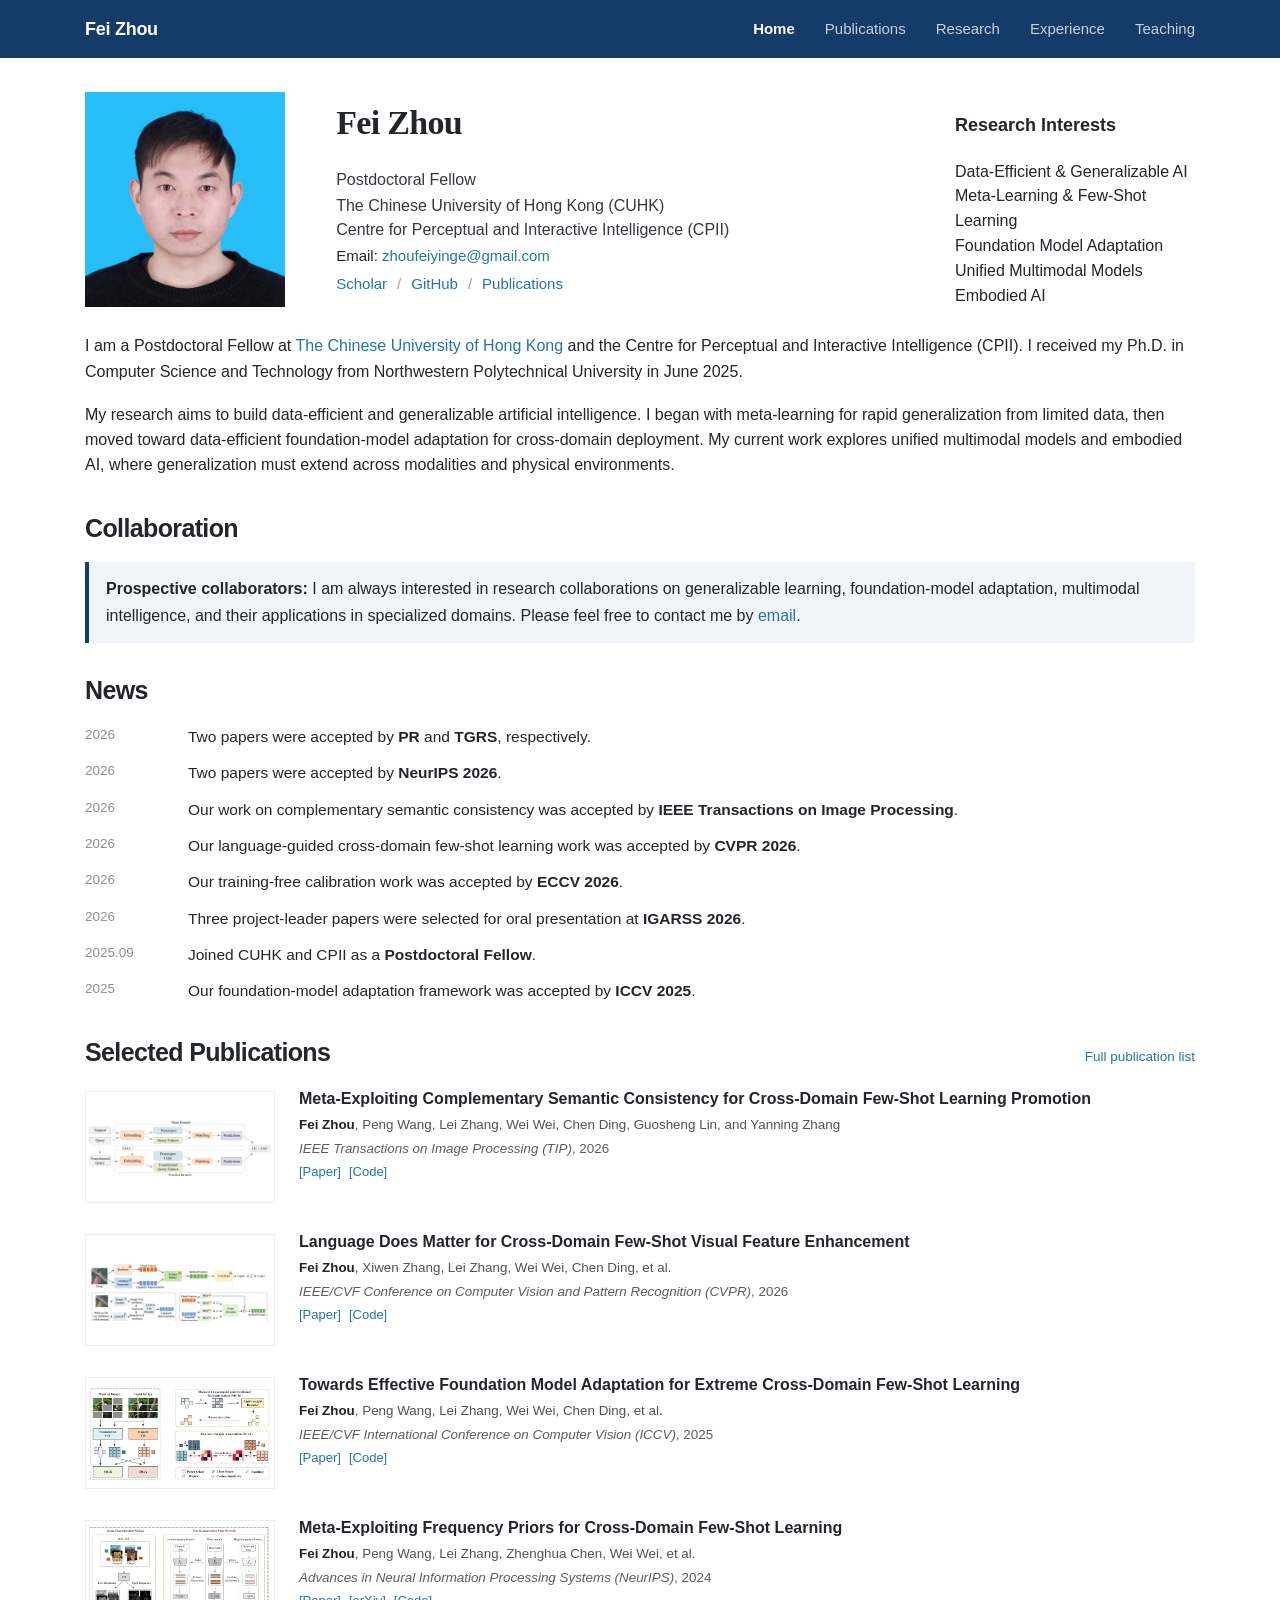
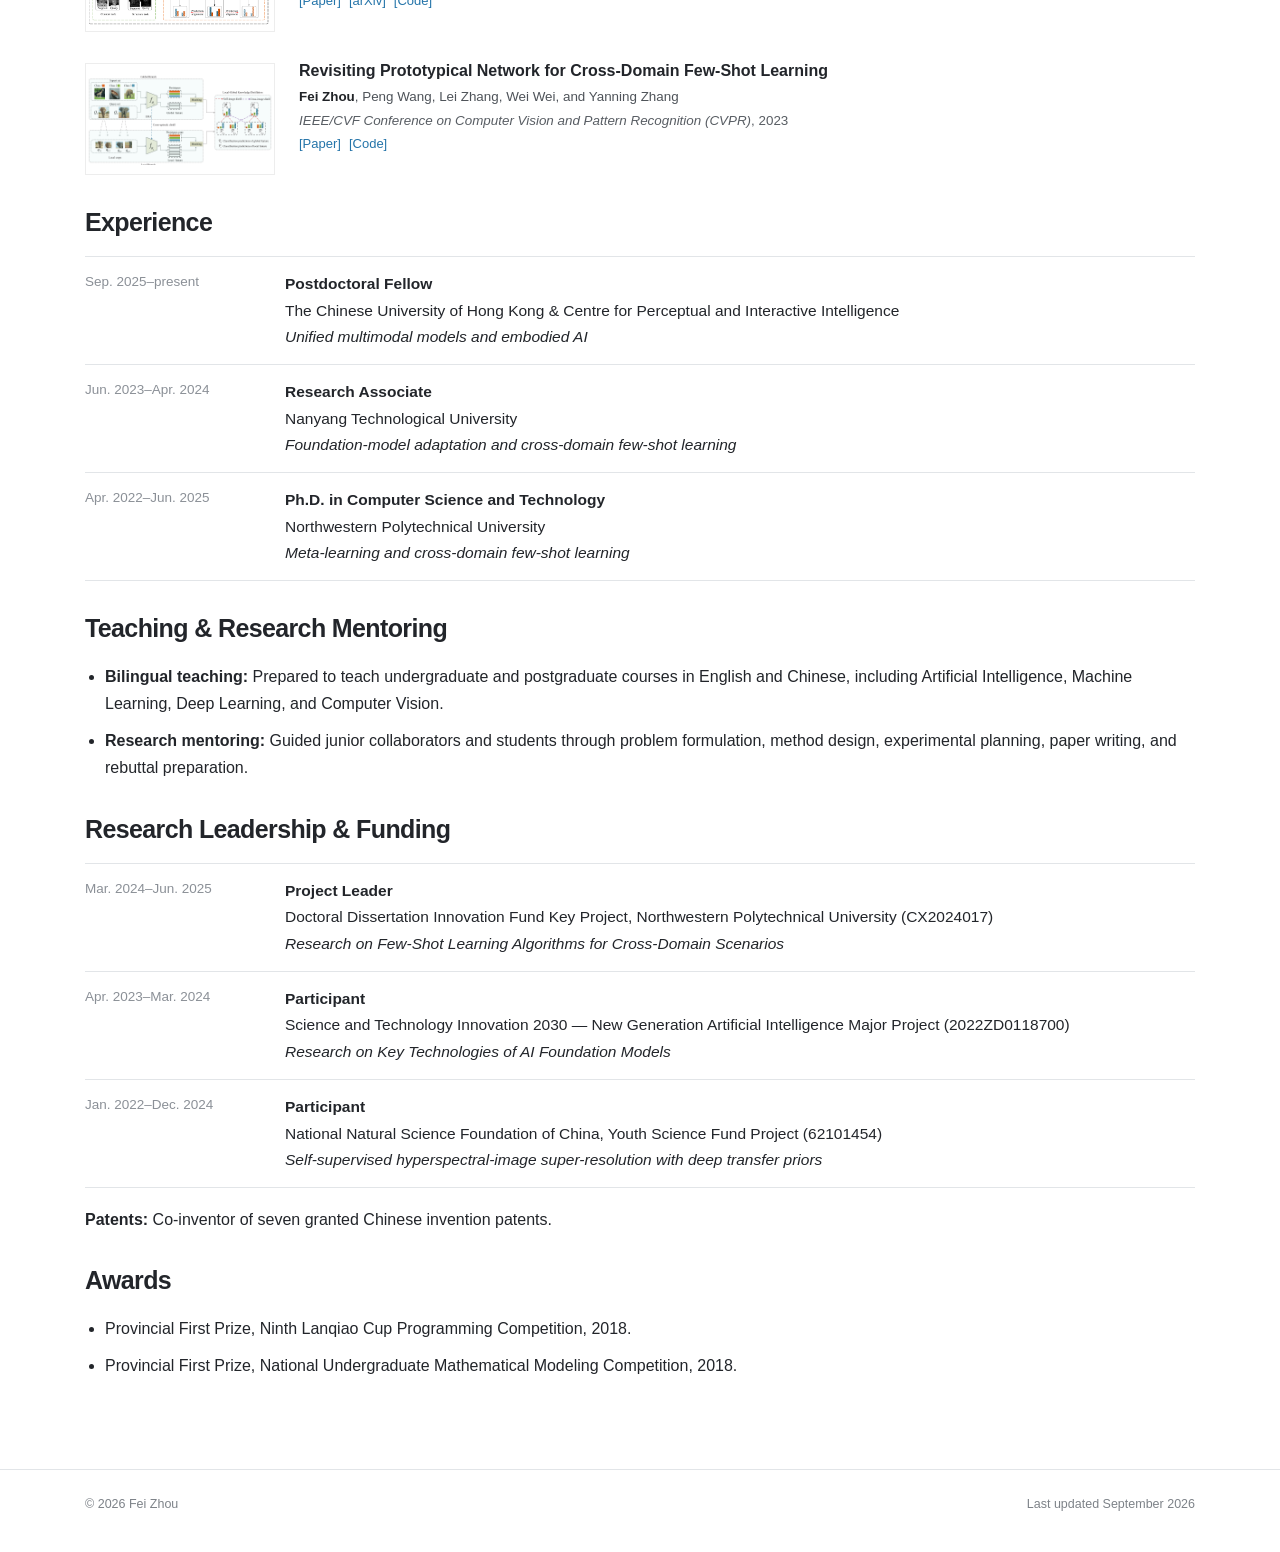
<file: index.html>
<!doctype html>
<html lang="en">
  <head>
    <meta charset="utf-8" />
    <meta name="viewport" content="width=device-width, initial-scale=1" />
    <meta name="description" content="Fei Zhou is a postdoctoral researcher working on data-efficient and generalizable AI, multimodal foundation models, and embodied intelligence." />
    <meta name="author" content="Fei Zhou" />
    <meta name="theme-color" content="#ffffff" />
    <meta property="og:type" content="profile" />
    <meta property="og:title" content="Fei Zhou" />
    <meta property="og:description" content="Postdoctoral researcher in generalizable AI, multimodal foundation models, and embodied intelligence." />
    <meta name="twitter:card" content="summary" />
    <title>Fei Zhou</title>
    <link rel="stylesheet" href="styles.css" />
    <link rel="icon" type="image/svg+xml" href="data:image/svg+xml,%3Csvg xmlns='http://www.w3.org/2000/svg' viewBox='0 0 64 64'%3E%3Crect width='64' height='64' rx='8' fill='%23153b69'/%3E%3Ctext x='32' y='42' text-anchor='middle' font-family='Arial' font-size='30' font-weight='700' fill='white'%3EFZ%3C/text%3E%3C/svg%3E" />
    <script type="application/ld+json">
      {
        "@context": "https://schema.org",
        "@type": "ProfilePage",
        "mainEntity": {
          "@type": "Person",
          "name": "Fei Zhou",
          "jobTitle": "Postdoctoral Fellow",
          "email": "mailto:zhoufeiyinge@gmail.com",
          "affiliation": [
            { "@type": "Organization", "name": "Centre for Perceptual and Interactive Intelligence" },
            { "@type": "CollegeOrUniversity", "name": "The Chinese University of Hong Kong" }
          ],
          "alumniOf": { "@type": "CollegeOrUniversity", "name": "Northwestern Polytechnical University" },
          "knowsAbout": ["Few-shot learning", "Foundation model adaptation", "Multimodal learning", "Embodied artificial intelligence"],
          "sameAs": [
            "https://scholar.google.com/citations?user=Sd2wRM4AAAAJ&hl=en",
            "https://github.com/NWPUZhoufei"
          ]
        }
      }
    </script>
  </head>
  <body>
    <a class="skip-link" href="#main">Skip to content</a>

    <header class="site-header" data-header>
      <div class="nav-shell">
        <a class="wordmark" href="index.html">Fei Zhou</a>
        <button class="menu-button" type="button" aria-expanded="false" aria-controls="site-nav">Menu</button>
        <nav id="site-nav" class="site-nav" aria-label="Primary navigation">
          <a href="index.html" aria-current="page">Home</a>
          <a href="publications.html">Publications</a>
          <a href="#research">Research</a>
          <a href="#experience">Experience</a>
          <a href="#teaching">Teaching</a>
        </nav>
      </div>
    </header>

    <main id="main" class="page-shell">
      <section class="profile" aria-labelledby="profile-name">
        <div class="profile-top">
          <img class="portrait-photo" src="assets/fei-zhou.jpg" alt="Portrait of Fei Zhou" width="480" height="640" />

          <div class="profile-identity">
            <h1 id="profile-name">Fei Zhou</h1>
            <p class="profile-title">Postdoctoral Fellow</p>
            <p class="profile-affiliation">The Chinese University of Hong Kong (CUHK)</p>
            <p class="profile-affiliation">Centre for Perceptual and Interactive Intelligence (CPII)</p>
            <p class="email-line">Email: <a href="mailto:zhoufeiyinge@gmail.com">zhoufeiyinge@gmail.com</a></p>
            <div class="profile-links" aria-label="External profiles">
              <a href="https://scholar.google.com/citations?user=Sd2wRM4AAAAJ&hl=en" target="_blank" rel="noreferrer">Scholar</a><span>/</span>
              <a href="https://github.com/NWPUZhoufei" target="_blank" rel="noreferrer">GitHub</a><span>/</span>
              <a href="publications.html">Publications</a>
            </div>
          </div>

          <div id="research" class="interest-block">
            <h2>Research Interests</h2>
            <ul>
              <li>Data-Efficient &amp; Generalizable AI</li>
              <li>Meta-Learning &amp; Few-Shot Learning</li>
              <li>Foundation Model Adaptation</li>
              <li>Unified Multimodal Models</li>
              <li>Embodied AI</li>
            </ul>
          </div>
        </div>

        <div class="bio-copy">
          <p>I am a Postdoctoral Fellow at <a href="https://www.cuhk.edu.hk/english/index.html" target="_blank" rel="noreferrer">The Chinese University of Hong Kong</a> and the Centre for Perceptual and Interactive Intelligence (CPII). I received my Ph.D. in Computer Science and Technology from Northwestern Polytechnical University in June 2025.</p>
          <p>My research aims to build data-efficient and generalizable artificial intelligence. I began with meta-learning for rapid generalization from limited data, then moved toward data-efficient foundation-model adaptation for cross-domain deployment. My current work explores unified multimodal models and embodied AI, where generalization must extend across modalities and physical environments.</p>
        </div>
      </section>

      <section class="content-section" aria-labelledby="collaboration-title">
        <h2 id="collaboration-title">Collaboration</h2>
        <div class="notice-box"><p><strong>Prospective collaborators:</strong> I am always interested in research collaborations on generalizable learning, foundation-model adaptation, multimodal intelligence, and their applications in specialized domains. Please feel free to contact me by <a href="mailto:zhoufeiyinge@gmail.com">email</a>.</p></div>
      </section>

      <section id="news" class="content-section" aria-labelledby="news-title">
        <h2 id="news-title">News</h2>
        <ul class="news-list">
          <li><span>2026</span><p>Two papers were accepted by <strong>PR</strong> and <strong>TGRS</strong>, respectively.</p></li>
          <li><span>2026</span><p>Two papers were accepted by <strong>NeurIPS 2026</strong>.</p></li>
          <li><span>2026</span><p>Our work on complementary semantic consistency was accepted by <strong>IEEE Transactions on Image Processing</strong>.</p></li>
          <li><span>2026</span><p>Our language-guided cross-domain few-shot learning work was accepted by <strong>CVPR 2026</strong>.</p></li>
          <li><span>2026</span><p>Our training-free calibration work was accepted by <strong>ECCV 2026</strong>.</p></li>
          <li><span>2026</span><p>Three project-leader papers were selected for oral presentation at <strong>IGARSS 2026</strong>.</p></li>
          <li><span>2025.09</span><p>Joined CUHK and CPII as a <strong>Postdoctoral Fellow</strong>.</p></li>
          <li><span>2025</span><p>Our foundation-model adaptation framework was accepted by <strong>ICCV 2025</strong>.</p></li>
        </ul>
      </section>

      <section id="publications" class="content-section" aria-labelledby="selected-title">
        <div class="section-title-row">
          <h2 id="selected-title">Selected Publications</h2>
          <a href="publications.html">Full publication list</a>
        </div>
        <div class="publication-list">
          <article class="publication-item">
            <a class="pub-thumb pub-figure-link" href="https://doi.org/10.1109/TIP.2026.3716403" target="_blank" rel="noreferrer" aria-label="Open the TIP 2026 paper"><img class="pub-figure" src="assets/publications/meta-complementary-semantic.png" alt="Complementary semantic consistency framework" loading="lazy" /></a>
            <div class="pub-copy">
              <h3>Meta-Exploiting Complementary Semantic Consistency for Cross-Domain Few-Shot Learning Promotion</h3>
              <p><strong>Fei Zhou</strong>, Peng Wang, Lei Zhang, Wei Wei, Chen Ding, Guosheng Lin, and Yanning Zhang</p>
              <p class="venue-line"><em>IEEE Transactions on Image Processing (TIP)</em>, 2026</p>
              <p class="pub-actions"><a href="https://doi.org/10.1109/TIP.2026.3716403" target="_blank" rel="noreferrer">[Paper]</a><a href="https://github.com/NWPUZhoufei/LDP-Net" target="_blank" rel="noreferrer">[Code]</a></p>
            </div>
          </article>

          <article class="publication-item">
            <a class="pub-thumb pub-figure-link" href="https://openaccess.thecvf.com/content/CVPR2026/papers/Zhou_Language_Does_Matter_for_Cross-Domain_Few-Shot_Visual_Feature_Enhancement_CVPR_2026_paper.pdf" target="_blank" rel="noreferrer" aria-label="Open the CVPR 2026 paper"><img class="pub-figure" src="assets/publications/language-does-matter.png" alt="Language-guided visual feature enhancement framework" loading="lazy" /></a>
            <div class="pub-copy">
              <h3>Language Does Matter for Cross-Domain Few-Shot Visual Feature Enhancement</h3>
              <p><strong>Fei Zhou</strong>, Xiwen Zhang, Lei Zhang, Wei Wei, Chen Ding, et al.</p>
              <p class="venue-line"><em>IEEE/CVF Conference on Computer Vision and Pattern Recognition (CVPR)</em>, 2026</p>
              <p class="pub-actions"><a href="https://openaccess.thecvf.com/content/CVPR2026/papers/Zhou_Language_Does_Matter_for_Cross-Domain_Few-Shot_Visual_Feature_Enhancement_CVPR_2026_paper.pdf" target="_blank" rel="noreferrer">[Paper]</a><a href="https://github.com/SivanXT/LDM-CDFSL" target="_blank" rel="noreferrer">[Code]</a></p>
            </div>
          </article>

          <article class="publication-item">
            <a class="pub-thumb pub-figure-link" href="https://openaccess.thecvf.com/content/ICCV2025/html/Zhou_Towards_Effective_Foundation_Model_Adaptation_for_Extreme_Cross-Domain_Few-Shot_Learning_ICCV_2025_paper.html" target="_blank" rel="noreferrer" aria-label="Open the ICCV 2025 paper"><img class="pub-figure" src="assets/publications/foundation-model-adaptation.png" alt="Foundation-model absorption adaptation framework" loading="lazy" /></a>
            <div class="pub-copy">
              <h3>Towards Effective Foundation Model Adaptation for Extreme Cross-Domain Few-Shot Learning</h3>
              <p><strong>Fei Zhou</strong>, Peng Wang, Lei Zhang, Wei Wei, Chen Ding, et al.</p>
              <p class="venue-line"><em>IEEE/CVF International Conference on Computer Vision (ICCV)</em>, 2025</p>
              <p class="pub-actions"><a href="https://openaccess.thecvf.com/content/ICCV2025/html/Zhou_Towards_Effective_Foundation_Model_Adaptation_for_Extreme_Cross-Domain_Few-Shot_Learning_ICCV_2025_paper.html" target="_blank" rel="noreferrer">[Paper]</a><a href="https://github.com/NWPUZhoufei/FMA" target="_blank" rel="noreferrer">[Code]</a></p>
            </div>
          </article>

          <article class="publication-item">
            <a class="pub-thumb pub-figure-link" href="https://proceedings.neurips.cc/paper_files/paper/2024/hash/d3b8ce5e27b1c622d1b3da22b215e59b-Abstract-Conference.html" target="_blank" rel="noreferrer" aria-label="Open the NeurIPS 2024 paper"><img class="pub-figure" src="assets/publications/frequency-priors.png" alt="Frequency-prior meta-learning framework" loading="lazy" /></a>
            <div class="pub-copy">
              <h3>Meta-Exploiting Frequency Priors for Cross-Domain Few-Shot Learning</h3>
              <p><strong>Fei Zhou</strong>, Peng Wang, Lei Zhang, Zhenghua Chen, Wei Wei, et al.</p>
              <p class="venue-line"><em>Advances in Neural Information Processing Systems (NeurIPS)</em>, 2024</p>
              <p class="pub-actions"><a href="https://proceedings.neurips.cc/paper_files/paper/2024/hash/d3b8ce5e27b1c622d1b3da22b215e59b-Abstract-Conference.html" target="_blank" rel="noreferrer">[Paper]</a><a href="https://arxiv.org/abs/2411.01432" target="_blank" rel="noreferrer">[arXiv]</a><a href="https://github.com/NWPUZhoufei/LDP-Net" target="_blank" rel="noreferrer">[Code]</a></p>
            </div>
          </article>

          <article class="publication-item">
            <a class="pub-thumb pub-figure-link" href="https://openaccess.thecvf.com/content/CVPR2023/html/Zhou_Revisiting_Prototypical_Network_for_Cross_Domain_Few-Shot_Learning_CVPR_2023_paper.html" target="_blank" rel="noreferrer" aria-label="Open the CVPR 2023 paper"><img class="pub-figure" src="assets/publications/ldp-net.png" alt="LDP-Net framework" loading="lazy" /></a>
            <div class="pub-copy">
              <h3>Revisiting Prototypical Network for Cross-Domain Few-Shot Learning</h3>
              <p><strong>Fei Zhou</strong>, Peng Wang, Lei Zhang, Wei Wei, and Yanning Zhang</p>
              <p class="venue-line"><em>IEEE/CVF Conference on Computer Vision and Pattern Recognition (CVPR)</em>, 2023</p>
              <p class="pub-actions"><a href="https://openaccess.thecvf.com/content/CVPR2023/html/Zhou_Revisiting_Prototypical_Network_for_Cross_Domain_Few-Shot_Learning_CVPR_2023_paper.html" target="_blank" rel="noreferrer">[Paper]</a><a href="https://github.com/NWPUZhoufei/LDP-Net" target="_blank" rel="noreferrer">[Code]</a></p>
            </div>
          </article>
        </div>
      </section>

      <section id="experience" class="content-section" aria-labelledby="experience-title">
        <h2 id="experience-title">Experience</h2>
        <div class="experience-list">
          <div><span>Sep. 2025–present</span><p><strong>Postdoctoral Fellow</strong><br />The Chinese University of Hong Kong &amp; Centre for Perceptual and Interactive Intelligence<br /><em>Unified multimodal models and embodied AI</em></p></div>
          <div><span>Jun. 2023–Apr. 2024</span><p><strong>Research Associate</strong><br />Nanyang Technological University<br /><em>Foundation-model adaptation and cross-domain few-shot learning</em></p></div>
          <div><span>Apr. 2022–Jun. 2025</span><p><strong>Ph.D. in Computer Science and Technology</strong><br />Northwestern Polytechnical University<br /><em>Meta-learning and cross-domain few-shot learning</em></p></div>
        </div>
      </section>

      <section id="teaching" class="content-section" aria-labelledby="teaching-title">
        <h2 id="teaching-title">Teaching &amp; Research Mentoring</h2>
        <ul class="detail-list">
          <li><strong>Bilingual teaching:</strong> Prepared to teach undergraduate and postgraduate courses in English and Chinese, including Artificial Intelligence, Machine Learning, Deep Learning, and Computer Vision.</li>
          <li><strong>Research mentoring:</strong> Guided junior collaborators and students through problem formulation, method design, experimental planning, paper writing, and rebuttal preparation.</li>
        </ul>
      </section>

      <section class="content-section" aria-labelledby="leadership-title">
        <h2 id="leadership-title">Research Leadership &amp; Funding</h2>
        <div class="experience-list">
          <div><span>Mar. 2024–Jun. 2025</span><p><strong>Project Leader</strong><br />Doctoral Dissertation Innovation Fund Key Project, Northwestern Polytechnical University (CX2024017)<br /><em>Research on Few-Shot Learning Algorithms for Cross-Domain Scenarios</em></p></div>
          <div><span>Apr. 2023–Mar. 2024</span><p><strong>Participant</strong><br />Science and Technology Innovation 2030 — New Generation Artificial Intelligence Major Project (2022ZD0118700)<br /><em>Research on Key Technologies of AI Foundation Models</em></p></div>
          <div><span>Jan. 2022–Dec. 2024</span><p><strong>Participant</strong><br />National Natural Science Foundation of China, Youth Science Fund Project (62101454)<br /><em>Self-supervised hyperspectral-image super-resolution with deep transfer priors</em></p></div>
        </div>
        <p class="compact-note"><strong>Patents:</strong> Co-inventor of seven granted Chinese invention patents.</p>
      </section>

      <section class="content-section" aria-labelledby="awards-title">
        <h2 id="awards-title">Awards</h2>
        <ul class="detail-list">
          <li>Provincial First Prize, Ninth Lanqiao Cup Programming Competition, 2018.</li>
          <li>Provincial First Prize, National Undergraduate Mathematical Modeling Competition, 2018.</li>
        </ul>
      </section>
    </main>

    <footer class="site-footer"><div class="footer-shell"><p>© 2026 Fei Zhou</p><p>Last updated September 2026</p></div></footer>
    <script src="script.js"></script>
  </body>
</html>
</file>
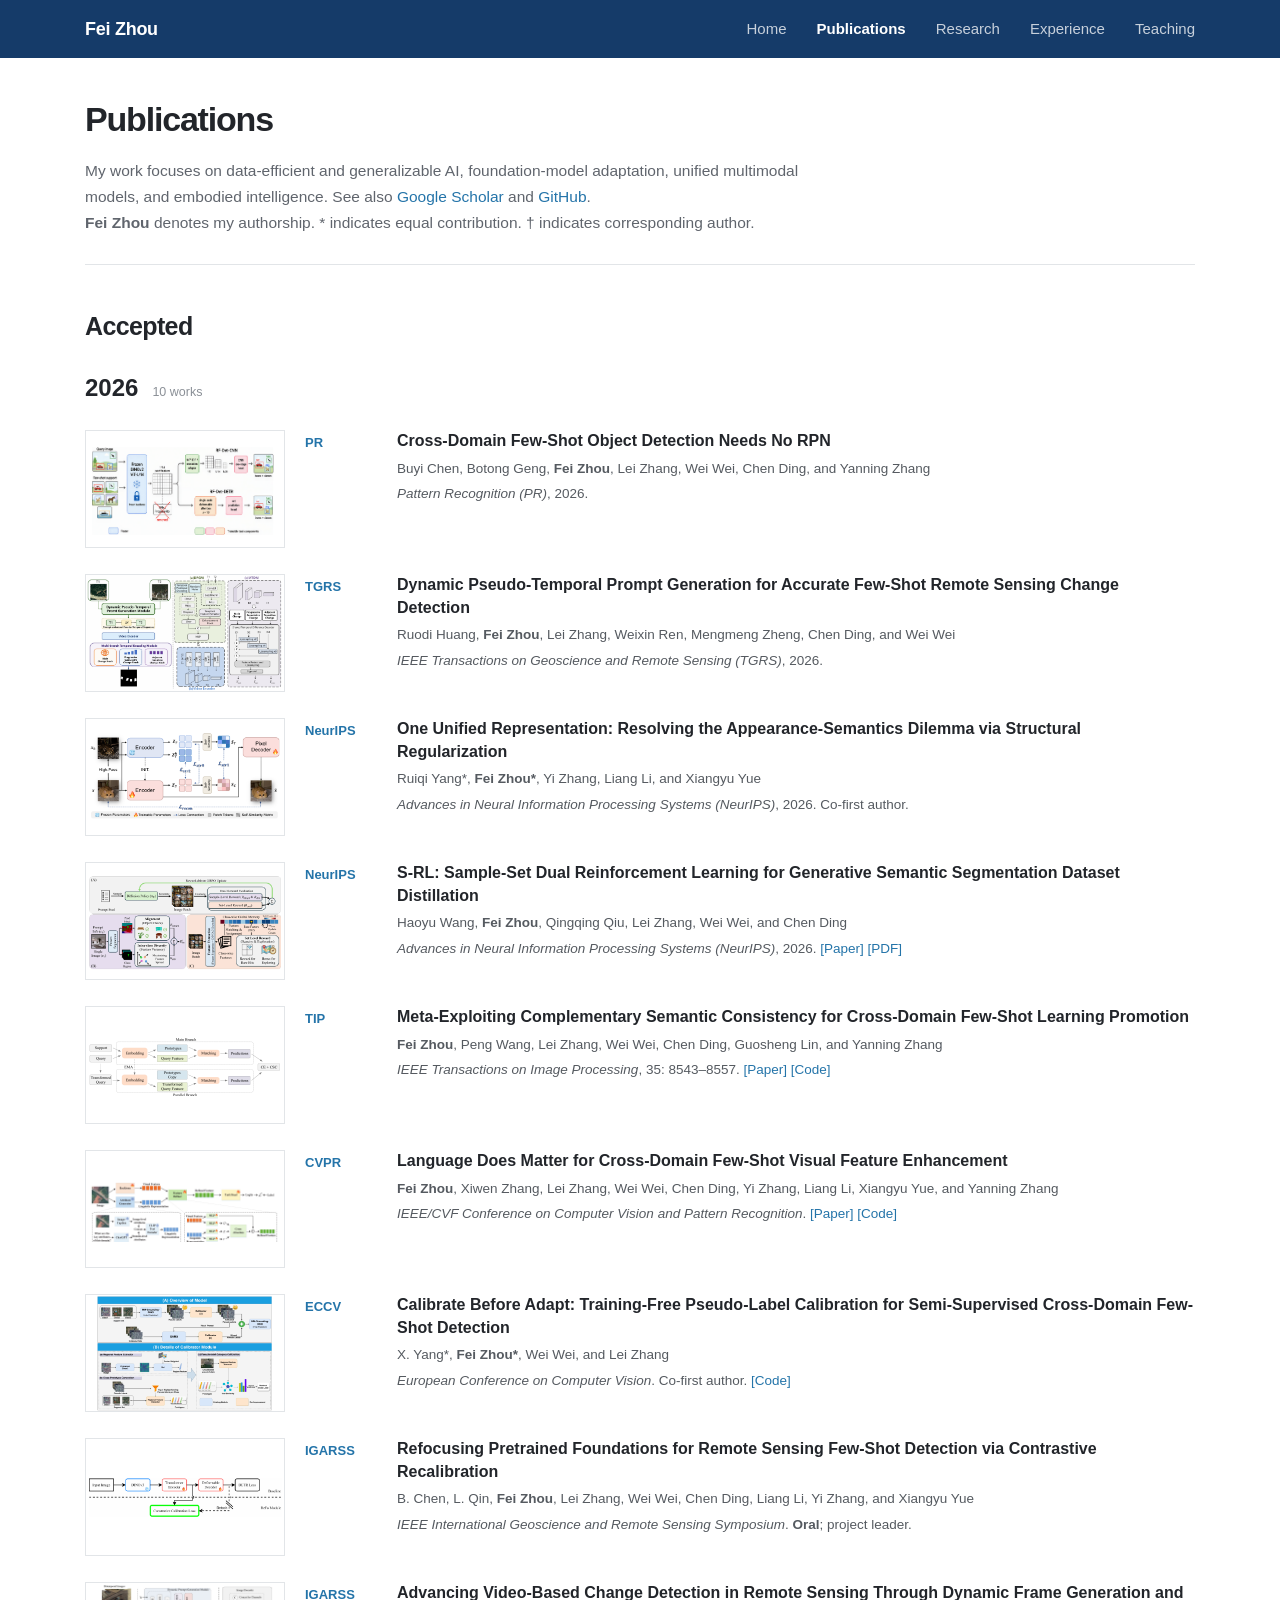
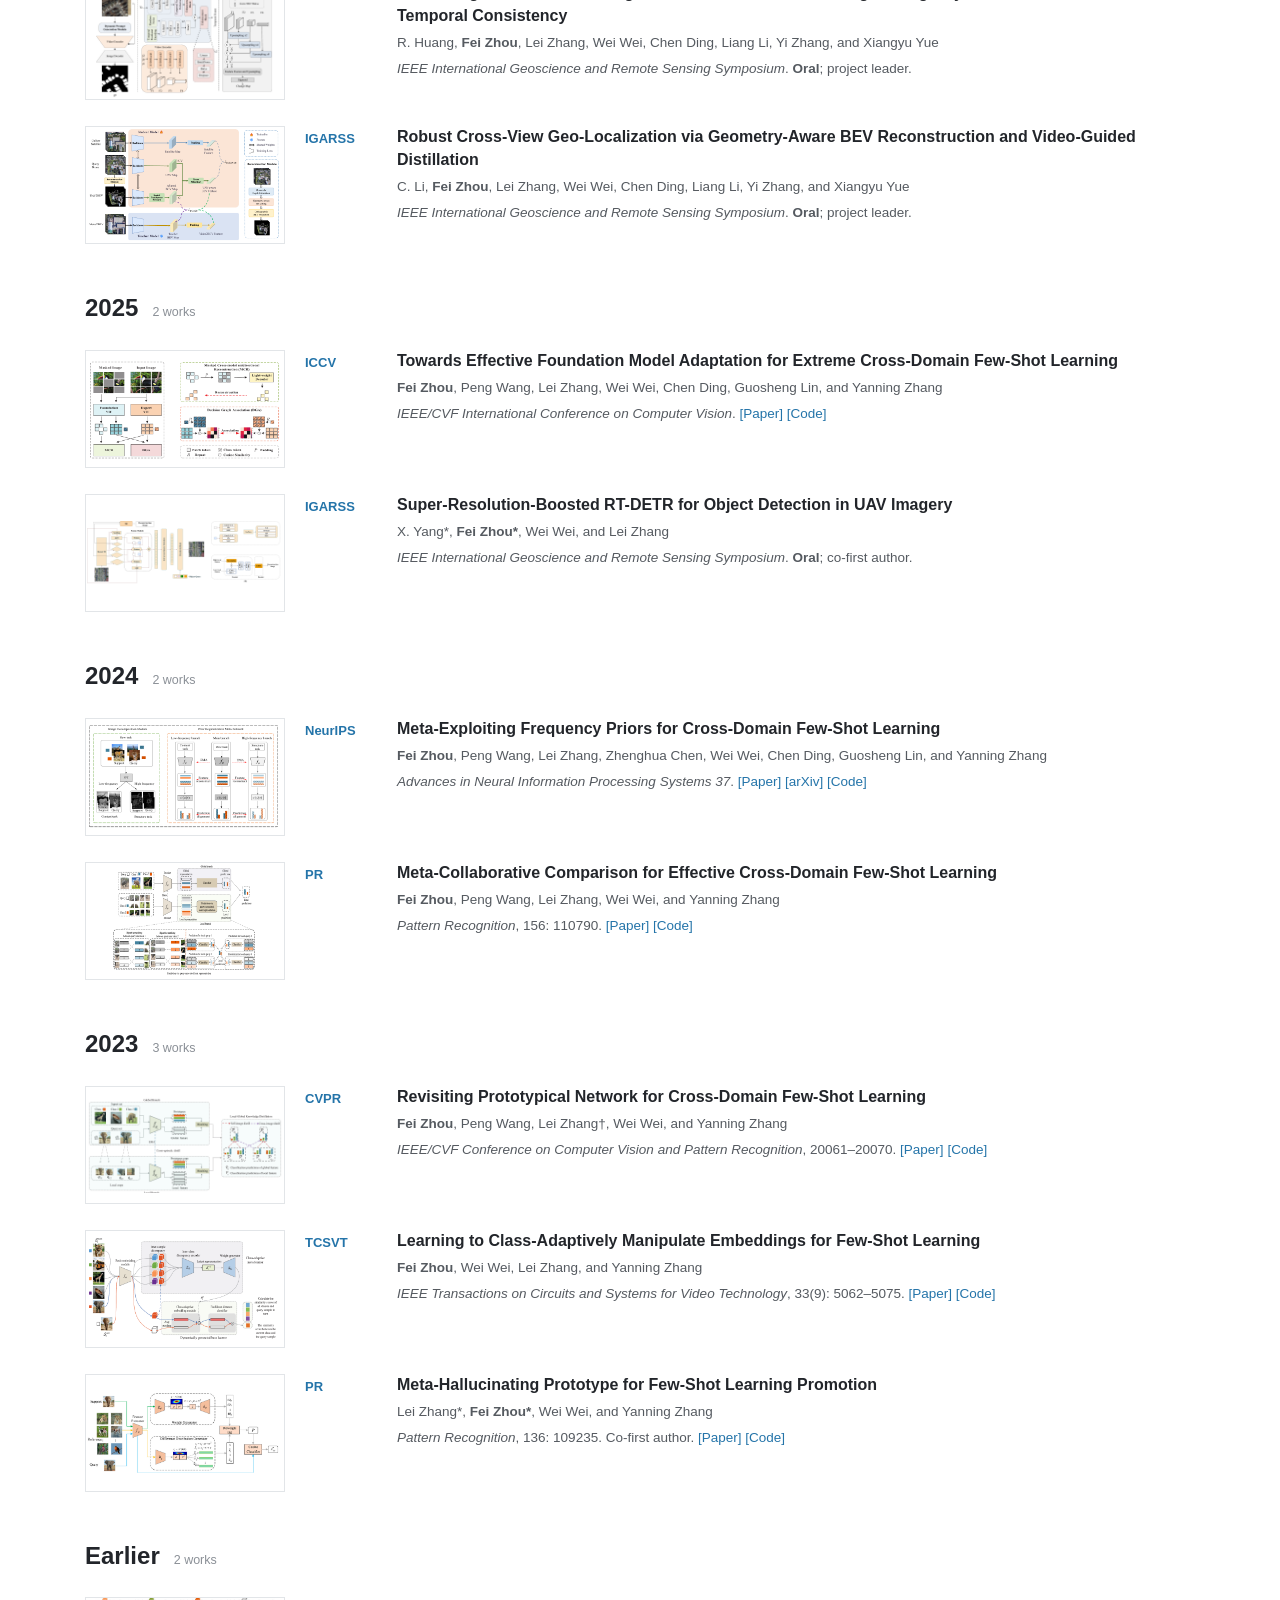
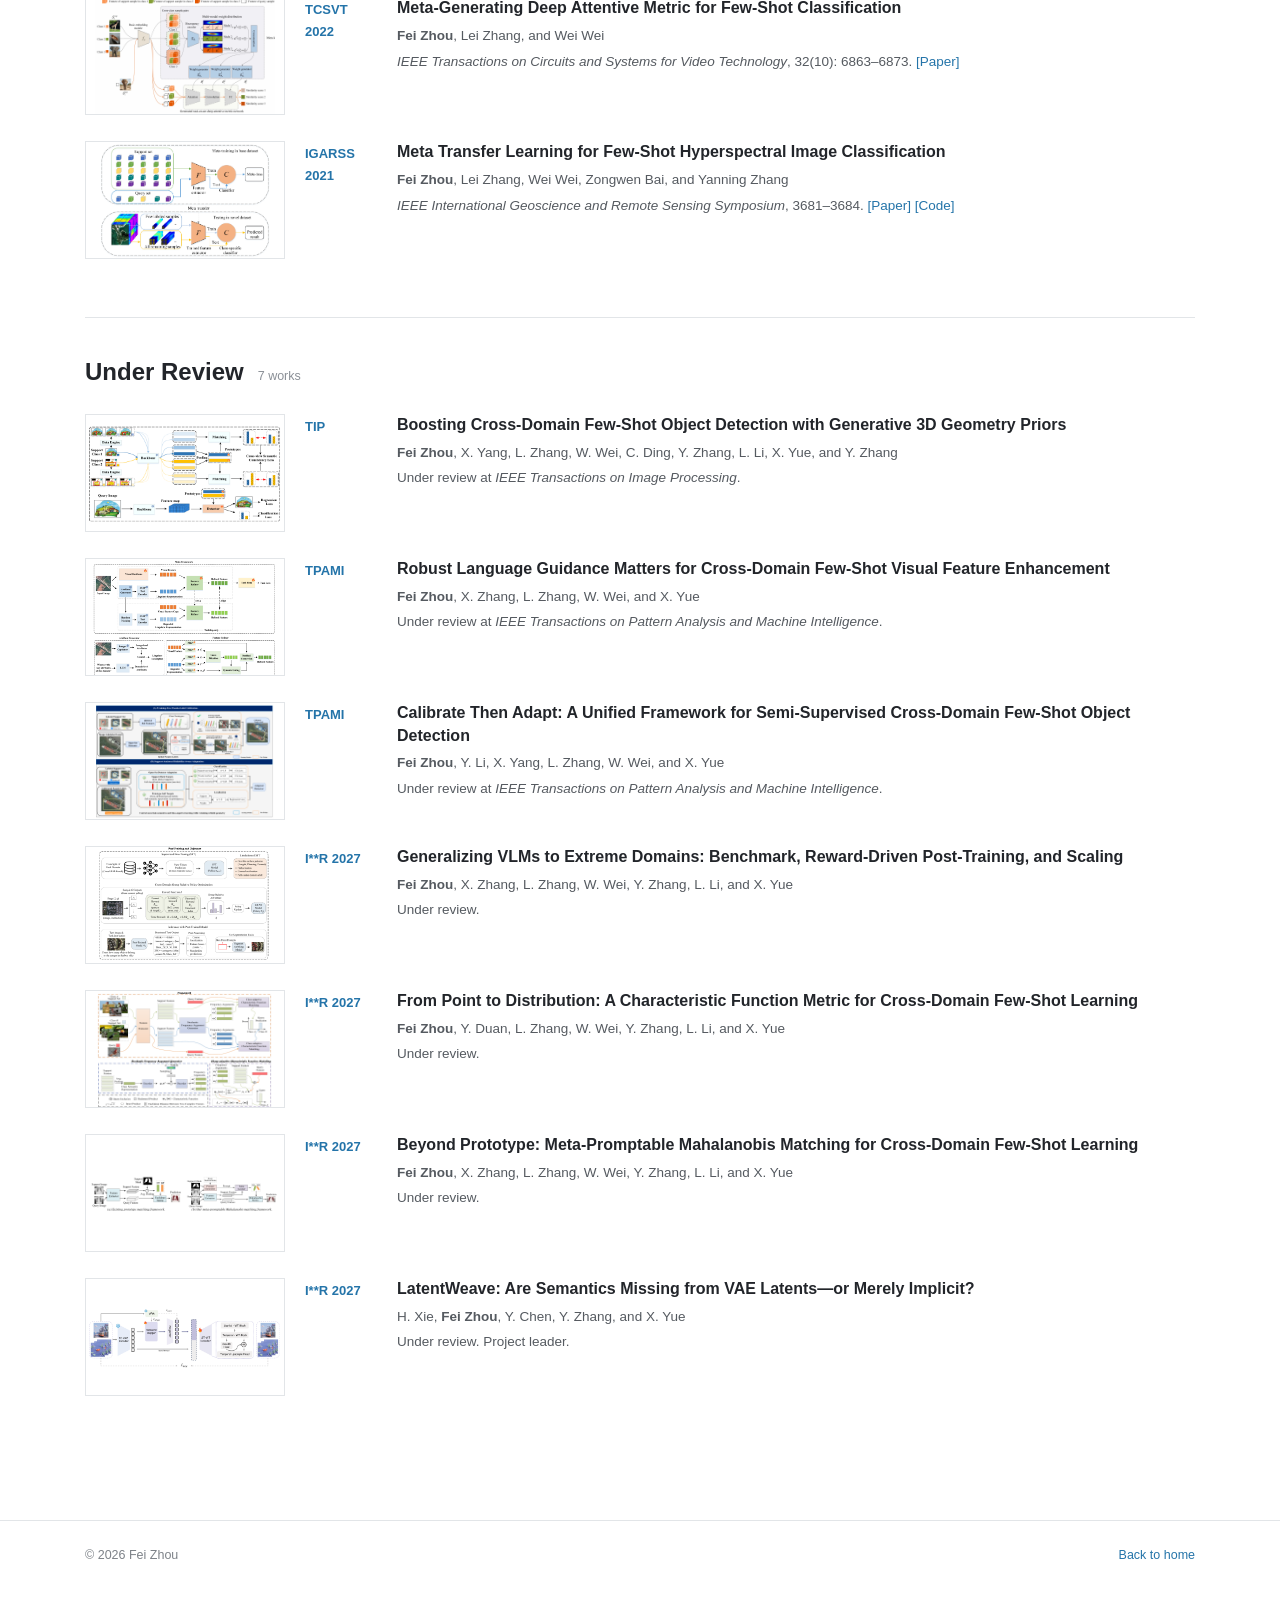
<file: publications.html>
<!doctype html>
<html lang="en">
  <head>
    <meta charset="utf-8" />
    <meta name="viewport" content="width=device-width, initial-scale=1" />
    <meta name="description" content="Publications by Fei Zhou in generalizable AI, few-shot learning, multimodal foundation models, and applied computer vision." />
    <meta name="author" content="Fei Zhou" />
    <meta name="theme-color" content="#ffffff" />
    <meta property="og:type" content="website" />
    <meta property="og:title" content="Publications — Fei Zhou" />
    <meta property="og:description" content="Publications by Fei Zhou in generalizable and data-efficient AI." />
    <title>Publications — Fei Zhou</title>
    <link rel="stylesheet" href="styles.css" />
    <link rel="icon" type="image/svg+xml" href="data:image/svg+xml,%3Csvg xmlns='http://www.w3.org/2000/svg' viewBox='0 0 64 64'%3E%3Crect width='64' height='64' rx='8' fill='%23153b69'/%3E%3Ctext x='32' y='42' text-anchor='middle' font-family='Arial' font-size='30' font-weight='700' fill='white'%3EFZ%3C/text%3E%3C/svg%3E" />
  </head>
  <body>
    <a class="skip-link" href="#main">Skip to content</a>
    <header class="site-header" data-header>
      <div class="nav-shell">
        <a class="wordmark" href="index.html">Fei Zhou</a>
        <button class="menu-button" type="button" aria-expanded="false" aria-controls="site-nav">Menu</button>
        <nav id="site-nav" class="site-nav" aria-label="Primary navigation">
          <a href="index.html">Home</a>
          <a href="publications.html" aria-current="page">Publications</a>
          <a href="index.html#research">Research</a>
          <a href="index.html#experience">Experience</a>
          <a href="index.html#teaching">Teaching</a>
        </nav>
      </div>
    </header>

    <main id="main" class="page-shell">
      <section class="archive-header">
        <h1>Publications</h1>
        <p>My work focuses on data-efficient and generalizable AI, foundation-model adaptation, unified multimodal models, and embodied intelligence. See also <a href="https://scholar.google.com/citations?user=Sd2wRM4AAAAJ&hl=en" target="_blank" rel="noreferrer">Google Scholar</a> and <a href="https://github.com/NWPUZhoufei" target="_blank" rel="noreferrer">GitHub</a>.</p>
        <p class="publication-note"><strong>Fei Zhou</strong> denotes my authorship. * indicates equal contribution. † indicates corresponding author.</p>
      </section>

      <h2 class="archive-title archive-section-title">Accepted</h2>

      <section class="year-group" aria-labelledby="year-2026">
        <div class="year-heading"><h2 id="year-2026">2026</h2><span>10 works</span></div>
        <div class="archive-list">
        <article class="archive-item with-figure">
        <div class="archive-figure">
          <img src="assets/publications/PR26.PNG" alt="Cross-domain few-shot object detection framework" loading="lazy" />
        </div>
        <div class="archive-venue">PR</div>
        <div>
          <h3>Cross-Domain Few-Shot Object Detection Needs No RPN</h3>
          <p>Buyi Chen, Botong Geng, <strong>Fei Zhou</strong>, Lei Zhang, Wei Wei, Chen Ding, and Yanning Zhang</p>
          <p><em>Pattern Recognition (PR)</em>, 2026.</p>
        </div>
        </article>
          <article class="archive-item with-figure"><div class="archive-figure"><img src="assets/publications/TGARS26.PNG" alt="Dynamic pseudo-temporal prompt generation framework" loading="lazy" /></div><div class="archive-venue">TGRS</div><div><h3>Dynamic Pseudo-Temporal Prompt Generation for Accurate Few-Shot Remote Sensing Change Detection</h3><p>Ruodi Huang, <strong>Fei Zhou</strong>, Lei Zhang, Weixin Ren, Mengmeng Zheng, Chen Ding, and Wei Wei</p> <p><em>IEEE Transactions on Geoscience and Remote Sensing (TGRS)</em>, 2026.</p></div></article>
          <article class="archive-item with-figure"><div class="archive-figure"><img src="assets/publications/one-unified-representation.png" alt="Semantic structure regularization framework" loading="lazy" /></div><div class="archive-venue">NeurIPS</div><div><h3>One Unified Representation: Resolving the Appearance-Semantics Dilemma via Structural Regularization</h3><p>Ruiqi Yang*, <strong>Fei Zhou*</strong>, Yi Zhang, Liang Li, and Xiangyu Yue</p><p><em>Advances in Neural Information Processing Systems (NeurIPS)</em>, 2026. Co-first author.</p></div></article>
          <article class="archive-item with-figure"><a class="archive-figure" href="https://openreview.net/forum?id=4uK1DB9ydR" target="_blank" rel="noreferrer"><img src="assets/publications/s-rl.png" alt="S-RL dual reinforcement learning framework" loading="lazy" /></a><div class="archive-venue">NeurIPS</div><div><h3><a href="https://openreview.net/forum?id=4uK1DB9ydR" target="_blank" rel="noreferrer">S-RL: Sample-Set Dual Reinforcement Learning for Generative Semantic Segmentation Dataset Distillation</a></h3><p>Haoyu Wang, <strong>Fei Zhou</strong>, Qingqing Qiu, Lei Zhang, Wei Wei, and Chen Ding</p><p><em>Advances in Neural Information Processing Systems (NeurIPS)</em>, 2026. <a href="https://openreview.net/forum?id=4uK1DB9ydR" target="_blank" rel="noreferrer">[Paper]</a> <a href="https://openreview.net/pdf?id=4uK1DB9ydR" target="_blank" rel="noreferrer">[PDF]</a></p></div></article>
          <article class="archive-item with-figure"><a class="archive-figure" href="https://doi.org/10.1109/TIP.2026.3716403" target="_blank" rel="noreferrer"><img src="assets/publications/meta-complementary-semantic.png" alt="Complementary semantic consistency framework" loading="lazy" /></a><div class="archive-venue">TIP</div><div><h3><a href="https://doi.org/10.1109/TIP.2026.3716403" target="_blank" rel="noreferrer">Meta-Exploiting Complementary Semantic Consistency for Cross-Domain Few-Shot Learning Promotion</a></h3><p><strong>Fei Zhou</strong>, Peng Wang, Lei Zhang, Wei Wei, Chen Ding, Guosheng Lin, and Yanning Zhang</p><p><em>IEEE Transactions on Image Processing</em>, 35: 8543–8557. <a href="https://doi.org/10.1109/TIP.2026.3716403" target="_blank" rel="noreferrer">[Paper]</a> <a href="https://github.com/NWPUZhoufei/LDP-Net" target="_blank" rel="noreferrer">[Code]</a></p></div></article>
          <article class="archive-item with-figure"><a class="archive-figure" href="https://openaccess.thecvf.com/content/CVPR2026/papers/Zhou_Language_Does_Matter_for_Cross-Domain_Few-Shot_Visual_Feature_Enhancement_CVPR_2026_paper.pdf" target="_blank" rel="noreferrer"><img src="assets/publications/language-does-matter.png" alt="Language-guided visual feature enhancement framework" loading="lazy" /></a><div class="archive-venue">CVPR</div><div><h3><a href="https://openaccess.thecvf.com/content/CVPR2026/papers/Zhou_Language_Does_Matter_for_Cross-Domain_Few-Shot_Visual_Feature_Enhancement_CVPR_2026_paper.pdf" target="_blank" rel="noreferrer">Language Does Matter for Cross-Domain Few-Shot Visual Feature Enhancement</a></h3><p><strong>Fei Zhou</strong>, Xiwen Zhang, Lei Zhang, Wei Wei, Chen Ding, Yi Zhang, Liang Li, Xiangyu Yue, and Yanning Zhang</p><p><em>IEEE/CVF Conference on Computer Vision and Pattern Recognition</em>. <a href="https://openaccess.thecvf.com/content/CVPR2026/papers/Zhou_Language_Does_Matter_for_Cross-Domain_Few-Shot_Visual_Feature_Enhancement_CVPR_2026_paper.pdf" target="_blank" rel="noreferrer">[Paper]</a> <a href="https://github.com/SivanXT/LDM-CDFSL" target="_blank" rel="noreferrer">[Code]</a></p></div></article>
          <article class="archive-item with-figure"><div class="archive-figure"><img src="assets/publications/calibrate-before-adapt.png" alt="Training-free pseudo-label calibration framework" loading="lazy" /></div><div class="archive-venue">ECCV</div><div><h3>Calibrate Before Adapt: Training-Free Pseudo-Label Calibration for Semi-Supervised Cross-Domain Few-Shot Detection</h3><p>X. Yang*, <strong>Fei Zhou*</strong>, Wei Wei, and Lei Zhang</p><p><em>European Conference on Computer Vision</em>. Co-first author. <a href="https://github.com/xSheep123/Semi-CDFSOD" target="_blank" rel="noreferrer">[Code]</a></p></div></article>
          <article class="archive-item with-figure"><div class="archive-figure"><img src="assets/publications/refo-detr.png" alt="ReFo-DETR framework" loading="lazy" /></div><div class="archive-venue">IGARSS</div><div><h3>Refocusing Pretrained Foundations for Remote Sensing Few-Shot Detection via Contrastive Recalibration</h3><p>B. Chen, L. Qin, <strong>Fei Zhou</strong>, Lei Zhang, Wei Wei, Chen Ding, Liang Li, Yi Zhang, and Xiangyu Yue</p><p><em>IEEE International Geoscience and Remote Sensing Symposium</em>. <strong>Oral</strong>; project leader.</p></div></article>
          <article class="archive-item with-figure"><div class="archive-figure"><img src="assets/publications/video-change-detection.png" alt="Video-based remote-sensing change-detection framework" loading="lazy" /></div><div class="archive-venue">IGARSS</div><div><h3>Advancing Video-Based Change Detection in Remote Sensing Through Dynamic Frame Generation and Temporal Consistency</h3><p>R. Huang, <strong>Fei Zhou</strong>, Lei Zhang, Wei Wei, Chen Ding, Liang Li, Yi Zhang, and Xiangyu Yue</p><p><em>IEEE International Geoscience and Remote Sensing Symposium</em>. <strong>Oral</strong>; project leader.</p></div></article>
          <article class="archive-item with-figure"><div class="archive-figure"><img src="assets/publications/cross-view-geolocalization.png" alt="Geometry-aware cross-view geo-localization framework" loading="lazy" /></div><div class="archive-venue">IGARSS</div><div><h3>Robust Cross-View Geo-Localization via Geometry-Aware BEV Reconstruction and Video-Guided Distillation</h3><p>C. Li, <strong>Fei Zhou</strong>, Lei Zhang, Wei Wei, Chen Ding, Liang Li, Yi Zhang, and Xiangyu Yue</p><p><em>IEEE International Geoscience and Remote Sensing Symposium</em>. <strong>Oral</strong>; project leader.</p></div></article>
        </div>
      </section>

      <section class="year-group" aria-labelledby="year-2025">
        <div class="year-heading"><h2 id="year-2025">2025</h2><span>2 works</span></div>
        <div class="archive-list">
          <article class="archive-item with-figure"><a class="archive-figure" href="https://openaccess.thecvf.com/content/ICCV2025/html/Zhou_Towards_Effective_Foundation_Model_Adaptation_for_Extreme_Cross-Domain_Few-Shot_Learning_ICCV_2025_paper.html" target="_blank" rel="noreferrer"><img src="assets/publications/foundation-model-adaptation.png" alt="Foundation-model absorption adaptation framework" loading="lazy" /></a><div class="archive-venue">ICCV</div><div><h3><a href="https://openaccess.thecvf.com/content/ICCV2025/html/Zhou_Towards_Effective_Foundation_Model_Adaptation_for_Extreme_Cross-Domain_Few-Shot_Learning_ICCV_2025_paper.html" target="_blank" rel="noreferrer">Towards Effective Foundation Model Adaptation for Extreme Cross-Domain Few-Shot Learning</a></h3><p><strong>Fei Zhou</strong>, Peng Wang, Lei Zhang, Wei Wei, Chen Ding, Guosheng Lin, and Yanning Zhang</p><p><em>IEEE/CVF International Conference on Computer Vision</em>. <a href="https://openaccess.thecvf.com/content/ICCV2025/html/Zhou_Towards_Effective_Foundation_Model_Adaptation_for_Extreme_Cross-Domain_Few-Shot_Learning_ICCV_2025_paper.html" target="_blank" rel="noreferrer">[Paper]</a> <a href="https://github.com/NWPUZhoufei/FMA" target="_blank" rel="noreferrer">[Code]</a></p></div></article>
          <article class="archive-item with-figure"><div class="archive-figure"><img src="assets/publications/super-resolution-rtdetr.png" alt="Super-resolution RT-DETR framework" loading="lazy" /></div><div class="archive-venue">IGARSS</div><div><h3>Super-Resolution-Boosted RT-DETR for Object Detection in UAV Imagery</h3><p>X. Yang*, <strong>Fei Zhou*</strong>, Wei Wei, and Lei Zhang</p><p><em>IEEE International Geoscience and Remote Sensing Symposium</em>. <strong>Oral</strong>; co-first author.</p></div></article>
        </div>
      </section>

      <section class="year-group" aria-labelledby="year-2024">
        <div class="year-heading"><h2 id="year-2024">2024</h2><span>2 works</span></div>
        <div class="archive-list">
          <article class="archive-item with-figure"><a class="archive-figure" href="https://proceedings.neurips.cc/paper_files/paper/2024/hash/d3b8ce5e27b1c622d1b3da22b215e59b-Abstract-Conference.html" target="_blank" rel="noreferrer"><img src="assets/publications/frequency-priors.png" alt="Frequency-prior meta-learning framework" loading="lazy" /></a><div class="archive-venue">NeurIPS</div><div><h3><a href="https://proceedings.neurips.cc/paper_files/paper/2024/hash/d3b8ce5e27b1c622d1b3da22b215e59b-Abstract-Conference.html" target="_blank" rel="noreferrer">Meta-Exploiting Frequency Priors for Cross-Domain Few-Shot Learning</a></h3><p><strong>Fei Zhou</strong>, Peng Wang, Lei Zhang, Zhenghua Chen, Wei Wei, Chen Ding, Guosheng Lin, and Yanning Zhang</p><p><em>Advances in Neural Information Processing Systems 37</em>. <a href="https://proceedings.neurips.cc/paper_files/paper/2024/hash/d3b8ce5e27b1c622d1b3da22b215e59b-Abstract-Conference.html" target="_blank" rel="noreferrer">[Paper]</a> <a href="https://arxiv.org/abs/2411.01432" target="_blank" rel="noreferrer">[arXiv]</a> <a href="https://github.com/NWPUZhoufei/LDP-Net" target="_blank" rel="noreferrer">[Code]</a></p></div></article>
          <article class="archive-item with-figure"><a class="archive-figure" href="https://doi.org/10.1016/j.patcog.2024.110790" target="_blank" rel="noreferrer"><img src="assets/publications/meco-net.png" alt="MeCo-Net framework" loading="lazy" /></a><div class="archive-venue">PR</div><div><h3><a href="https://doi.org/10.1016/j.patcog.2024.110790" target="_blank" rel="noreferrer">Meta-Collaborative Comparison for Effective Cross-Domain Few-Shot Learning</a></h3><p><strong>Fei Zhou</strong>, Peng Wang, Lei Zhang, Wei Wei, and Yanning Zhang</p><p><em>Pattern Recognition</em>, 156: 110790. <a href="https://doi.org/10.1016/j.patcog.2024.110790" target="_blank" rel="noreferrer">[Paper]</a> <a href="https://github.com/NWPUZhoufei/LP" target="_blank" rel="noreferrer">[Code]</a></p></div></article>
        </div>
      </section>

      <section class="year-group" aria-labelledby="year-2023">
        <div class="year-heading"><h2 id="year-2023">2023</h2><span>3 works</span></div>
        <div class="archive-list">
          <article class="archive-item with-figure"><a class="archive-figure" href="https://openaccess.thecvf.com/content/CVPR2023/html/Zhou_Revisiting_Prototypical_Network_for_Cross_Domain_Few-Shot_Learning_CVPR_2023_paper.html" target="_blank" rel="noreferrer"><img src="assets/publications/ldp-net.png" alt="LDP-Net framework" loading="lazy" /></a><div class="archive-venue">CVPR</div><div><h3><a href="https://openaccess.thecvf.com/content/CVPR2023/html/Zhou_Revisiting_Prototypical_Network_for_Cross_Domain_Few-Shot_Learning_CVPR_2023_paper.html" target="_blank" rel="noreferrer">Revisiting Prototypical Network for Cross-Domain Few-Shot Learning</a></h3><p><strong>Fei Zhou</strong>, Peng Wang, Lei Zhang†, Wei Wei, and Yanning Zhang</p><p><em>IEEE/CVF Conference on Computer Vision and Pattern Recognition</em>, 20061–20070. <a href="https://openaccess.thecvf.com/content/CVPR2023/html/Zhou_Revisiting_Prototypical_Network_for_Cross_Domain_Few-Shot_Learning_CVPR_2023_paper.html" target="_blank" rel="noreferrer">[Paper]</a> <a href="https://github.com/NWPUZhoufei/LDP-Net" target="_blank" rel="noreferrer">[Code]</a></p></div></article>
          <article class="archive-item with-figure"><a class="archive-figure" href="https://doi.org/10.1109/TCSVT.2023.3248798" target="_blank" rel="noreferrer"><img src="assets/publications/class-adaptive-embeddings.png" alt="Class-adaptive embedding framework" loading="lazy" /></a><div class="archive-venue">TCSVT</div><div><h3><a href="https://doi.org/10.1109/TCSVT.2023.3248798" target="_blank" rel="noreferrer">Learning to Class-Adaptively Manipulate Embeddings for Few-Shot Learning</a></h3><p><strong>Fei Zhou</strong>, Wei Wei, Lei Zhang, and Yanning Zhang</p><p><em>IEEE Transactions on Circuits and Systems for Video Technology</em>, 33(9): 5062–5075. <a href="https://doi.org/10.1109/TCSVT.2023.3248798" target="_blank" rel="noreferrer">[Paper]</a> <a href="https://github.com/NWPUZhoufei/Embedding" target="_blank" rel="noreferrer">[Code]</a></p></div></article>
          <article class="archive-item with-figure"><a class="archive-figure" href="https://doi.org/10.1016/j.patcog.2022.109235" target="_blank" rel="noreferrer"><img src="assets/publications/meta-hallucinating-prototype.png" alt="Meta-hallucinating prototype framework" loading="lazy" /></a><div class="archive-venue">PR</div><div><h3><a href="https://doi.org/10.1016/j.patcog.2022.109235" target="_blank" rel="noreferrer">Meta-Hallucinating Prototype for Few-Shot Learning Promotion</a></h3><p>Lei Zhang*, <strong>Fei Zhou*</strong>, Wei Wei, and Yanning Zhang</p><p><em>Pattern Recognition</em>, 136: 109235. Co-first author. <a href="https://doi.org/10.1016/j.patcog.2022.109235" target="_blank" rel="noreferrer">[Paper]</a> <a href="https://github.com/NWPUZhoufei/HP" target="_blank" rel="noreferrer">[Code]</a></p></div></article>
        </div>
      </section>

      <section class="year-group" aria-labelledby="earlier-work">
        <div class="year-heading"><h2 id="earlier-work">Earlier</h2><span>2 works</span></div>
        <div class="archive-list">
          <article class="archive-item with-figure"><a class="archive-figure" href="https://doi.org/10.1109/TCSVT.2022.3173687" target="_blank" rel="noreferrer"><img src="assets/publications/deep-attentive-metric.png" alt="Deep attentive metric meta-generation framework" loading="lazy" /></a><div class="archive-venue">TCSVT 2022</div><div><h3><a href="https://doi.org/10.1109/TCSVT.2022.3173687" target="_blank" rel="noreferrer">Meta-Generating Deep Attentive Metric for Few-Shot Classification</a></h3><p><strong>Fei Zhou</strong>, Lei Zhang, and Wei Wei</p><p><em>IEEE Transactions on Circuits and Systems for Video Technology</em>, 32(10): 6863–6873. <a href="https://doi.org/10.1109/TCSVT.2022.3173687" target="_blank" rel="noreferrer">[Paper]</a></p></div></article>
          <article class="archive-item with-figure"><a class="archive-figure" href="https://ieeexplore.ieee.org/document/9553981/" target="_blank" rel="noreferrer"><img src="assets/publications/meta-transfer-learning.png" alt="Meta-transfer learning framework" loading="lazy" /></a><div class="archive-venue">IGARSS 2021</div><div><h3><a href="https://ieeexplore.ieee.org/document/9553981/" target="_blank" rel="noreferrer">Meta Transfer Learning for Few-Shot Hyperspectral Image Classification</a></h3><p><strong>Fei Zhou</strong>, Lei Zhang, Wei Wei, Zongwen Bai, and Yanning Zhang</p><p><em>IEEE International Geoscience and Remote Sensing Symposium</em>, 3681–3684. <a href="https://ieeexplore.ieee.org/document/9553981/" target="_blank" rel="noreferrer">[Paper]</a> <a href="https://github.com/NWPUZhoufei/MTL" target="_blank" rel="noreferrer">[Code]</a></p></div></article>
        </div>
      </section>

      <section class="year-group under-review-group" aria-labelledby="under-review">
        <div class="year-heading"><h2 id="under-review">Under Review</h2><span>7 works</span></div>
        <div class="archive-list">
          <article class="archive-item with-figure"><div class="archive-figure"><img src="assets/publications/geometry-priors-fsod.png" alt="Generative 3D geometry prior framework" loading="lazy" /></div><div class="archive-venue">TIP</div><div><h3>Boosting Cross-Domain Few-Shot Object Detection with Generative 3D Geometry Priors</h3><p><strong>Fei Zhou</strong>, X. Yang, L. Zhang, W. Wei, C. Ding, Y. Zhang, L. Li, X. Yue, and Y. Zhang</p><p>Under review at <em>IEEE Transactions on Image Processing</em>.</p></div></article>
          <article class="archive-item with-figure"><div class="archive-figure"><img src="assets/publications/robust-language-guidance.png" alt="Robust language-guided feature enhancement framework" loading="lazy" /></div><div class="archive-venue">TPAMI</div><div><h3>Robust Language Guidance Matters for Cross-Domain Few-Shot Visual Feature Enhancement</h3><p><strong>Fei Zhou</strong>, X. Zhang, L. Zhang, W. Wei, and X. Yue</p><p>Under review at <em>IEEE Transactions on Pattern Analysis and Machine Intelligence</em>.</p></div></article>
          <article class="archive-item with-figure"><div class="archive-figure"><img src="assets/publications/calibrate-then-adapt.png" alt="Calibrate-Then-Adapt framework" loading="lazy" /></div><div class="archive-venue">TPAMI</div><div><h3>Calibrate Then Adapt: A Unified Framework for Semi-Supervised Cross-Domain Few-Shot Object Detection</h3><p><strong>Fei Zhou</strong>, Y. Li, X. Yang, L. Zhang, W. Wei, and X. Yue</p><p>Under review at <em>IEEE Transactions on Pattern Analysis and Machine Intelligence</em>.</p></div></article>
          <article class="archive-item with-figure"><div class="archive-figure"><img src="assets/publications/crossvlm-bench.png" alt="CrossVLM post-training and inference framework" loading="lazy" /></div><div class="archive-venue">I**R 2027</div><div><h3>Generalizing VLMs to Extreme Domains: Benchmark, Reward-Driven Post-Training, and Scaling</h3><p><strong>Fei Zhou</strong>, X. Zhang, L. Zhang, W. Wei, Y. Zhang, L. Li, and X. Yue</p><p>Under review.</p></div></article>
          <article class="archive-item with-figure"><div class="archive-figure"><img src="assets/publications/characteristic-function.png" alt="Characteristic-function matching framework" loading="lazy" /></div><div class="archive-venue">I**R 2027</div><div><h3>From Point to Distribution: A Characteristic Function Metric for Cross-Domain Few-Shot Learning</h3><p><strong>Fei Zhou</strong>, Y. Duan, L. Zhang, W. Wei, Y. Zhang, L. Li, and X. Yue</p><p>Under review.</p></div></article>
          <article class="archive-item with-figure"><div class="archive-figure"><img src="assets/publications/meta-promptable-mahalanobis.png" alt="Meta-promptable Mahalanobis matching framework" loading="lazy" /></div><div class="archive-venue">I**R 2027</div><div><h3>Beyond Prototype: Meta-Promptable Mahalanobis Matching for Cross-Domain Few-Shot Learning</h3><p><strong>Fei Zhou</strong>, X. Zhang, L. Zhang, W. Wei, Y. Zhang, L. Li, and X. Yue</p><p>Under review.</p></div></article>
          <article class="archive-item with-figure"><div class="archive-figure"><img src="assets/publications/latentweave.png" alt="LatentWeave framework" loading="lazy" /></div><div class="archive-venue">I**R 2027</div><div><h3>LatentWeave: Are Semantics Missing from VAE Latents—or Merely Implicit?</h3><p>H. Xie, <strong>Fei Zhou</strong>, Y. Chen, Y. Zhang, and X. Yue</p><p>Under review. Project leader.</p></div></article>
        </div>
      </section>
    </main>

    <footer class="site-footer"><div class="footer-shell"><p>© 2026 Fei Zhou</p><p><a href="index.html">Back to home</a></p></div></footer>
    <script src="script.js"></script>
  </body>
</html>
</file>
<file: styles.css>
:root {
  --ink: #22252a;
  --muted: #60656d;
  --light: #8b9097;
  --blue: #2474a9;
  --line: #e2e5e8;
  --paper: #ffffff;
  --navy: #153b69;
  --content: 1110px;
  --sans: -apple-system, BlinkMacSystemFont, "Segoe UI", Arial, Helvetica, sans-serif;
}

* { box-sizing: border-box; }

html {
  scroll-behavior: smooth;
  scroll-padding-top: 6.5rem;
}

body {
  margin: 0;
  color: var(--ink);
  background: var(--paper);
  font-family: var(--sans);
  font-size: 15.5px;
  line-height: 1.7;
  text-rendering: optimizeLegibility;
}

a { color: var(--blue); text-decoration: none; }
a:hover, a:focus-visible { text-decoration: underline; }
p, h1, h2, h3 { margin-top: 0; }

.skip-link {
  position: fixed;
  z-index: 99;
  left: 1rem;
  top: 1rem;
  transform: translateY(-160%);
  padding: .55rem .8rem;
  color: #fff;
  background: var(--blue);
}

.skip-link:focus { transform: none; }

.site-header {
  position: sticky;
  z-index: 20;
  top: 0;
  background: var(--navy);
  border-bottom: 0;
}

.site-header.is-scrolled { box-shadow: 0 1px 5px rgba(0, 0, 0, .13); }

.nav-shell, .page-shell, .footer-shell {
  width: min(calc(100% - 40px), var(--content));
  margin-inline: auto;
}

.nav-shell {
  min-height: 58px;
  display: flex;
  align-items: center;
  justify-content: space-between;
  gap: 2rem;
}

.wordmark {
  color: #fff;
  font-size: 18px;
  font-weight: 700;
  letter-spacing: -.015em;
}

.wordmark:hover, .wordmark:focus-visible { text-decoration: none; }

.site-nav { display: flex; align-items: center; gap: 30px; }
.site-nav a { color: rgba(255,255,255,.76); font-size: 15px; }
.site-nav a[aria-current="page"] { color: #fff; font-weight: 650; }
.site-nav a:hover, .site-nav a:focus-visible { color: #fff; text-decoration: none; }

.menu-button {
  display: none;
  padding: .4rem .7rem;
  color: #fff;
  background: transparent;
  border: 1px solid rgba(255,255,255,.55);
  border-radius: 3px;
  font: inherit;
}

.page-shell { padding: 33px 0 80px; }

.profile {
  margin-bottom: 34px;
}

.profile-top {
  display: grid;
  grid-template-columns: 200px minmax(300px, 1fr) 240px;
  gap: clamp(28px, 4vw, 55px);
  align-items: center;
}

.portrait-placeholder {
  position: relative;
  width: 200px;
  height: 215px;
  display: grid;
  place-items: center;
  overflow: hidden;
  color: #fff;
  background: linear-gradient(145deg, rgba(255,255,255,.08), transparent 55%), #6f7d87;
}

.portrait-photo {
  width: 200px;
  height: 215px;
  display: block;
  object-fit: cover;
  object-position: 50% 27%;
  background: #e9eef2;
}

.portrait-placeholder::before, .portrait-placeholder::after {
  content: "";
  position: absolute;
  border: 1px solid rgba(255,255,255,.22);
  border-radius: 50%;
}

.portrait-placeholder::before { width: 105px; height: 105px; top: 36px; }
.portrait-placeholder::after { width: 230px; height: 180px; bottom: -113px; }

.portrait-placeholder span {
  position: relative;
  z-index: 2;
  margin-top: 5px;
  font-size: 34px;
  font-weight: 300;
  letter-spacing: .09em;
}

.profile-identity h1 {
  margin: 0 0 23px;
  font-family: Georgia, "Times New Roman", serif;
  font-size: 34px;
  font-weight: 700;
  line-height: 1.2;
  letter-spacing: -.02em;
}

.profile-title { margin-bottom: 0; color: #34383e; font-size: 16px; }
.profile-affiliation { margin-bottom: 0; color: #34383e; font-size: 16px; line-height: 1.5; }
.email-line { margin: 1px 0 0; font-size: 15px; }
.profile-links { display: flex; flex-wrap: wrap; gap: 0 10px; margin-top: 3px; }
.profile-links a, .profile-links span { font-size: 15px; }
.profile-links span { color: #9aa0a6; }
.interest-block { margin-top: 0; align-self: start; padding-top: 19px; }

.content-section > h2, .section-title-row h2, .archive-title {
  margin-bottom: 18px;
  font-size: 25px;
  font-weight: 550;
  line-height: 1.3;
  letter-spacing: -.025em;
}

.interest-block h2 {
  margin-bottom: 19px;
  font-size: 18px;
  font-weight: 700;
}

.interest-block ul { margin: 0; padding: 0; list-style: none; }
.interest-block li { margin-bottom: 0; font-size: 16px; line-height: 1.55; }
.bio-copy { margin-top: 25px; }
.bio-copy p { margin-bottom: 18px; font-size: 16px; line-height: 1.58; }
.content-section { margin-top: 31px; padding-top: 0; }
.content-section > p { max-width: 890px; }

.notice-box {
  padding: 13px 17px;
  border-left: 4px solid var(--navy);
  background: #f1f5fb;
}

.notice-box p { margin: 0; font-size: 16px; }

.news-list { margin: 0; padding: 0; list-style: none; }

.news-list li {
  display: grid;
  grid-template-columns: 86px minmax(0, 1fr);
  gap: 17px;
  margin-bottom: 10px;
}

.news-list span { color: var(--light); font-size: 13.5px; font-variant-numeric: tabular-nums; }
.news-list p { margin: 0; }

.section-title-row {
  display: flex;
  align-items: baseline;
  justify-content: space-between;
  gap: 2rem;
  margin-bottom: 22px;
}

.section-title-row h2 { margin-bottom: 0; }
.section-title-row > a { font-size: 13.5px; }
.publication-list { display: grid; gap: 31px; }

.publication-item {
  display: grid;
  grid-template-columns: 190px minmax(0, 1fr);
  gap: 24px;
  align-items: start;
}

.pub-thumb {
  position: relative;
  width: 190px;
  height: 112px;
  overflow: hidden;
  border: 1px solid rgba(0,0,0,.07);
  background: #e9eef2;
}

.pub-figure-link { display: block; background: #fff; }
.pub-figure {
  width: 100%;
  height: 100%;
  display: block;
  object-fit: contain;
}

.thumb-label {
  position: absolute;
  z-index: 4;
  left: 13px;
  top: 12px;
  color: #fff;
  font-size: 15px;
  font-weight: 700;
  line-height: 1.12;
  letter-spacing: .02em;
}

.shape { position: absolute; display: block; background: rgba(255,255,255,.86); }
.shape-a { width: 54px; height: 54px; right: 21px; top: 22px; border-radius: 50%; box-shadow: 0 0 0 13px rgba(255,255,255,.14); }
.shape-b { width: 69px; height: 7px; right: 17px; bottom: 20px; transform: rotate(-28deg); transform-origin: right center; }
.shape-c { width: 28px; height: 28px; right: 72px; bottom: 13px; border-radius: 4px; opacity: .72; }
.pub-thumb-blue { background: linear-gradient(135deg, #396a94, #7ea6bf); }
.pub-thumb-gold { background: linear-gradient(135deg, #8d6a34, #d6ad58); }
.pub-thumb-green { background: linear-gradient(135deg, #3c7167, #7fb3a3); }
.pub-thumb-purple { background: linear-gradient(135deg, #60537f, #998cb7); }
.pub-thumb-rose { background: linear-gradient(135deg, #8c4f5c, #c17f88); }

.pub-copy h3 { margin: -3px 0 5px; font-size: 16px; font-weight: 650; line-height: 1.42; }
.pub-copy p { margin: 0 0 3px; color: #4e5359; font-size: 13.4px; line-height: 1.52; }
.pub-copy p strong { color: #202327; }
.pub-copy .venue-line { color: #585d63; }
.pub-actions a { margin-right: 8px; font-size: 13px; }
.experience-list { border-top: 1px solid var(--line); }

.experience-list > div {
  display: grid;
  grid-template-columns: 175px minmax(0, 1fr);
  gap: 25px;
  padding: 14px 0;
  border-bottom: 1px solid var(--line);
}

.experience-list span { color: var(--light); font-size: 13.5px; }
.experience-list p { margin: 0; }

.detail-list {
  margin: 0;
  padding-left: 20px;
}

.detail-list li {
  margin-bottom: 10px;
  font-size: 16px;
}

.compact-note {
  margin: 18px 0 0;
  font-size: 16px;
}

.site-footer { border-top: 1px solid var(--line); color: #7d8288; }

.footer-shell {
  display: flex;
  justify-content: space-between;
  gap: 1rem;
  padding: 24px 0 36px;
  font-size: 12.5px;
}

.footer-shell p { margin: 0; }

/* Publication archive */
.archive-header { margin-bottom: 45px; padding-bottom: 27px; border-bottom: 1px solid var(--line); }
.archive-header h1 { margin-bottom: 9px; font-size: 34px; font-weight: 600; letter-spacing: -.035em; }
.archive-header p { max-width: 750px; margin-bottom: 0; color: var(--muted); }
.year-group { margin-bottom: 44px; }
.archive-section-title { margin: 0 0 26px; }
.year-heading { display: flex; align-items: baseline; gap: 14px; margin-bottom: 21px; }
.year-heading h2 { margin: 0; font-size: 24px; font-weight: 550; }
.year-heading span { color: var(--light); font-size: 12.5px; }
.archive-list { display: grid; gap: 26px; }
.archive-item { display: grid; grid-template-columns: 92px minmax(0, 1fr); gap: 20px; }
.archive-item.with-figure { grid-template-columns: 200px 72px minmax(0, 1fr); }
.archive-figure {
  width: 200px;
  height: 118px;
  display: block;
  overflow: hidden;
  border: 1px solid var(--line);
  background: #fff;
}
.archive-figure img {
  width: 100%;
  height: 100%;
  display: block;
  object-fit: contain;
}
.archive-figure[href]:hover { border-color: #9bb6ca; }
.archive-venue { padding-top: 2px; color: var(--blue); font-size: 13px; font-weight: 650; }
.archive-item h3 { margin-bottom: 5px; font-size: 16px; line-height: 1.4; font-weight: 650; }
.archive-item h3 a { color: var(--ink); }
.archive-item h3 a:hover { color: var(--blue); }
.archive-item p { margin: 0 0 3px; font-size: 13.5px; color: #555a60; }
.under-review-group { margin-top: 58px; padding-top: 34px; border-top: 1px solid var(--line); }

:focus-visible { outline: 2px solid #4a91bd; outline-offset: 3px; }

@media (max-width: 760px) {
  .nav-shell, .page-shell, .footer-shell { width: min(calc(100% - 30px), var(--content)); }
  .menu-button { display: inline-block; }

  .site-nav {
    position: absolute;
    top: 62px;
    left: 15px;
    right: 15px;
    display: none;
    align-items: stretch;
    flex-direction: column;
    gap: 0;
    padding: 8px;
    background: #fff;
    border: 1px solid var(--line);
    box-shadow: 0 10px 30px rgba(0,0,0,.08);
  }

  .site-nav.is-open { display: flex; }
  .site-nav a { padding: 9px 8px; }
  .page-shell { padding-top: 34px; }
  .profile-top { grid-template-columns: 190px minmax(0, 1fr); gap: 28px; }
  .profile-identity h1 { margin-bottom: 16px; }
  .interest-block { grid-column: 1 / -1; padding-top: 0; }
  .interest-block ul { display: flex; flex-wrap: wrap; gap: 2px 18px; }
  .portrait-placeholder, .portrait-photo { width: min(200px, 70vw); margin-inline: auto; }
  .publication-item { grid-template-columns: 145px minmax(0, 1fr); gap: 17px; }
  .pub-thumb { width: 145px; height: 98px; }
}

@media (max-width: 540px) {
  body { font-size: 15px; }
  .profile-top { grid-template-columns: 1fr; }
  .profile-identity { text-align: center; }
  .profile-links, .interest-block ul { justify-content: center; }
  .interest-block { text-align: center; }
  .section-title-row { align-items: flex-start; flex-direction: column; gap: 2px; }
  .publication-item, .archive-item, .experience-list > div { grid-template-columns: 1fr; gap: 8px; }
  .archive-item.with-figure { grid-template-columns: 1fr; gap: 8px; }
  .archive-figure { width: min(100%, 280px); height: 156px; }
  .pub-thumb { width: 190px; height: 112px; }
  .news-list li { grid-template-columns: 72px minmax(0, 1fr); gap: 10px; }
  .footer-shell { flex-direction: column; }
}

@media (prefers-reduced-motion: reduce) { html { scroll-behavior: auto; } }
</file>
